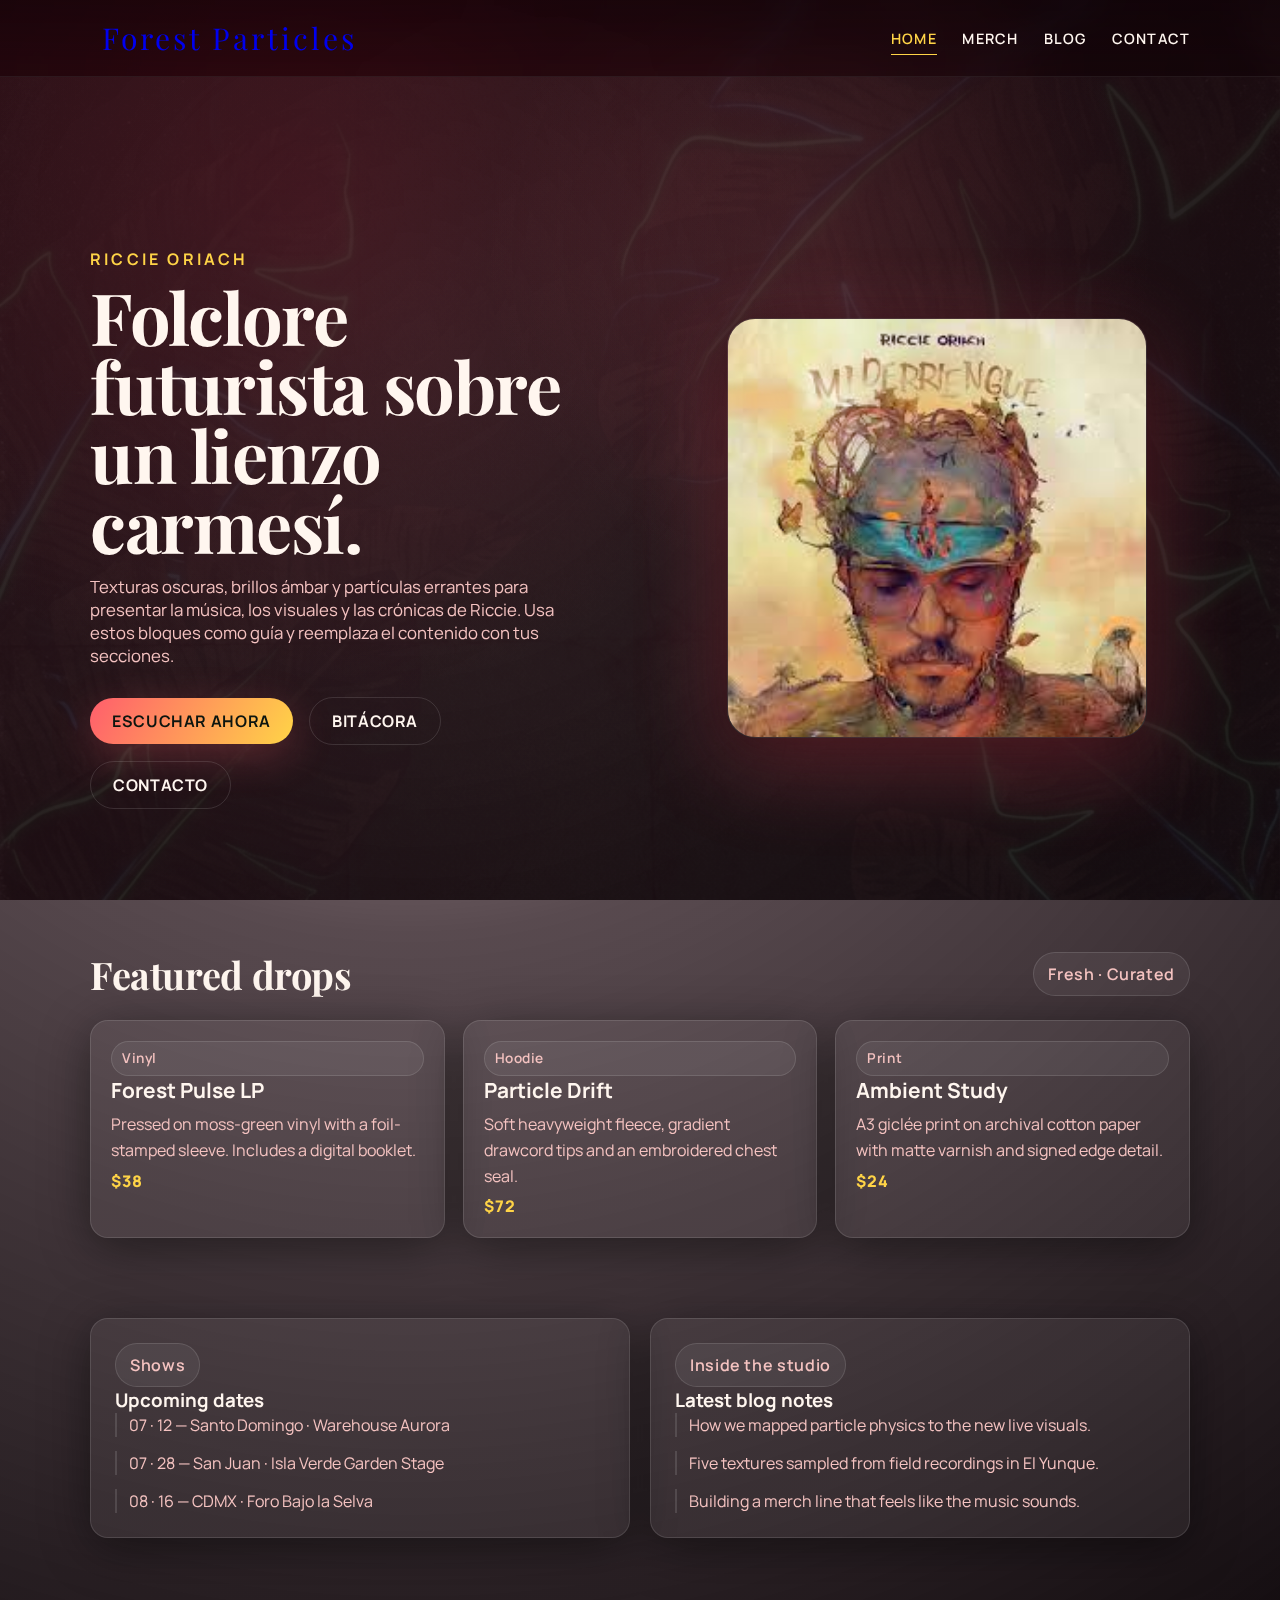
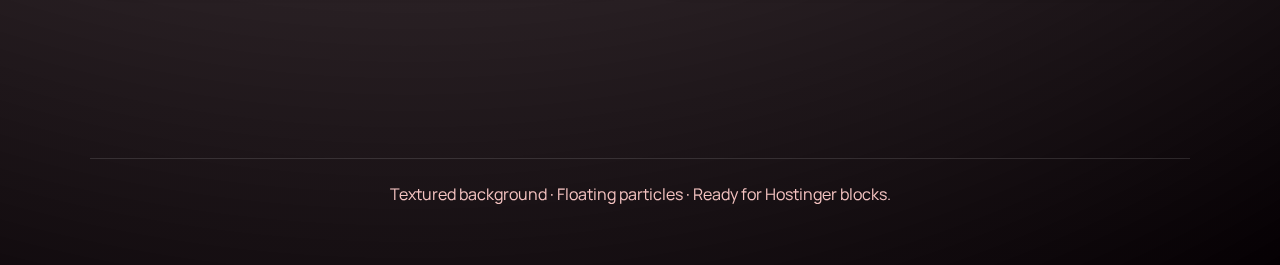
<file: index.html>
<!DOCTYPE html>
<html lang="en">

<head>
    <meta charset="UTF-8">
    <meta name="viewport" content="width=device-width, initial-scale=1.0">
    <title>Forest Particles — Immersive Theme Demo</title>
    <meta name="description" content="Demo theme with textured background and floating particles for Hostinger-powered pages.">
    <link rel="preconnect" href="https://fonts.googleapis.com">
    <link rel="preconnect" href="https://fonts.gstatic.com" crossorigin>
    <link href="https://fonts.googleapis.com/css2?family=Playfair+Display:wght@600;700&family=Manrope:wght@400;600;700&display=swap" rel="stylesheet">
    <link rel="stylesheet" href="style.css">
</head>

<body>
    <div class="noise-overlay"></div>
    <header>
        <div class="wrapper navbar">
            <a class="logo" href="index.html"><span></span>Forest Particles</a>
            <nav>
                <ul class="nav-links">
                    <li><a href="index.html">Home</a></li>
                    <li><a href="merch.html">Merch</a></li>
                    <li><a href="blog.html">Blog</a></li>
                    <li><a href="contact.html">Contact</a></li>
                </ul>
            </nav>
        </div>
    </header>

    <main class="wrapper">
        <section class="hero">
            <div>
                <p class="kicker">Riccie Oriach</p>
                <h1>Folclore futurista sobre un lienzo carmesí.</h1>
                <p class="subtitle">Texturas oscuras, brillos ámbar y partículas errantes para presentar la música, los visuales y las crónicas de Riccie. Usa estos bloques como guía y reemplaza el contenido con tus secciones.</p>
                <div class="actions">
                    <a class="btn primary" href="music.html">Escuchar ahora</a>
                    <a class="btn" href="blog.html">Bitácora</a>
                    <a class="btn" href="contact.html">Contacto</a>
                </div>
            </div>
            <div class="hero-visual">
                <img src="assets/hero.png" alt="Portada de Riccie Oriach">
            </div>
        </section>

        <section class="section">
            <div class="section-header">
                <h2 class="section-title">Featured drops</h2>
                <span class="pill">Fresh · Curated</span>
            </div>
            <div class="cards-grid">
                <article class="card">
                    <p class="tag">Vinyl</p>
                    <h3>Forest Pulse LP</h3>
                    <p>Pressed on moss-green vinyl with a foil-stamped sleeve. Includes a digital booklet.</p>
                    <div class="price">$38</div>
                </article>
                <article class="card">
                    <p class="tag">Hoodie</p>
                    <h3>Particle Drift</h3>
                    <p>Soft heavyweight fleece, gradient drawcord tips and an embroidered chest seal.</p>
                    <div class="price">$72</div>
                </article>
                <article class="card">
                    <p class="tag">Print</p>
                    <h3>Ambient Study</h3>
                    <p>A3 giclée print on archival cotton paper with matte varnish and signed edge detail.</p>
                    <div class="price">$24</div>
                </article>
            </div>
        </section>

        <section class="section split">
            <div class="panel">
                <div class="pill">Shows</div>
                <h3>Upcoming dates</h3>
                <ul class="list">
                    <li>07 · 12 — Santo Domingo · Warehouse Aurora</li>
                    <li>07 · 28 — San Juan · Isla Verde Garden Stage</li>
                    <li>08 · 16 — CDMX · Foro Bajo la Selva</li>
                </ul>
            </div>
            <div class="panel">
                <div class="pill">Inside the studio</div>
                <h3>Latest blog notes</h3>
                <ul class="list">
                    <li>How we mapped particle physics to the new live visuals.</li>
                    <li>Five textures sampled from field recordings in El Yunque.</li>
                    <li>Building a merch line that feels like the music sounds.</li>
                </ul>
            </div>
        </section>
    </main>

    <footer class="wrapper footer">
        Textured background · Floating particles · Ready for Hostinger blocks.
    </footer>

    <script src="script.js"></script>
</body>

</html>
</file>
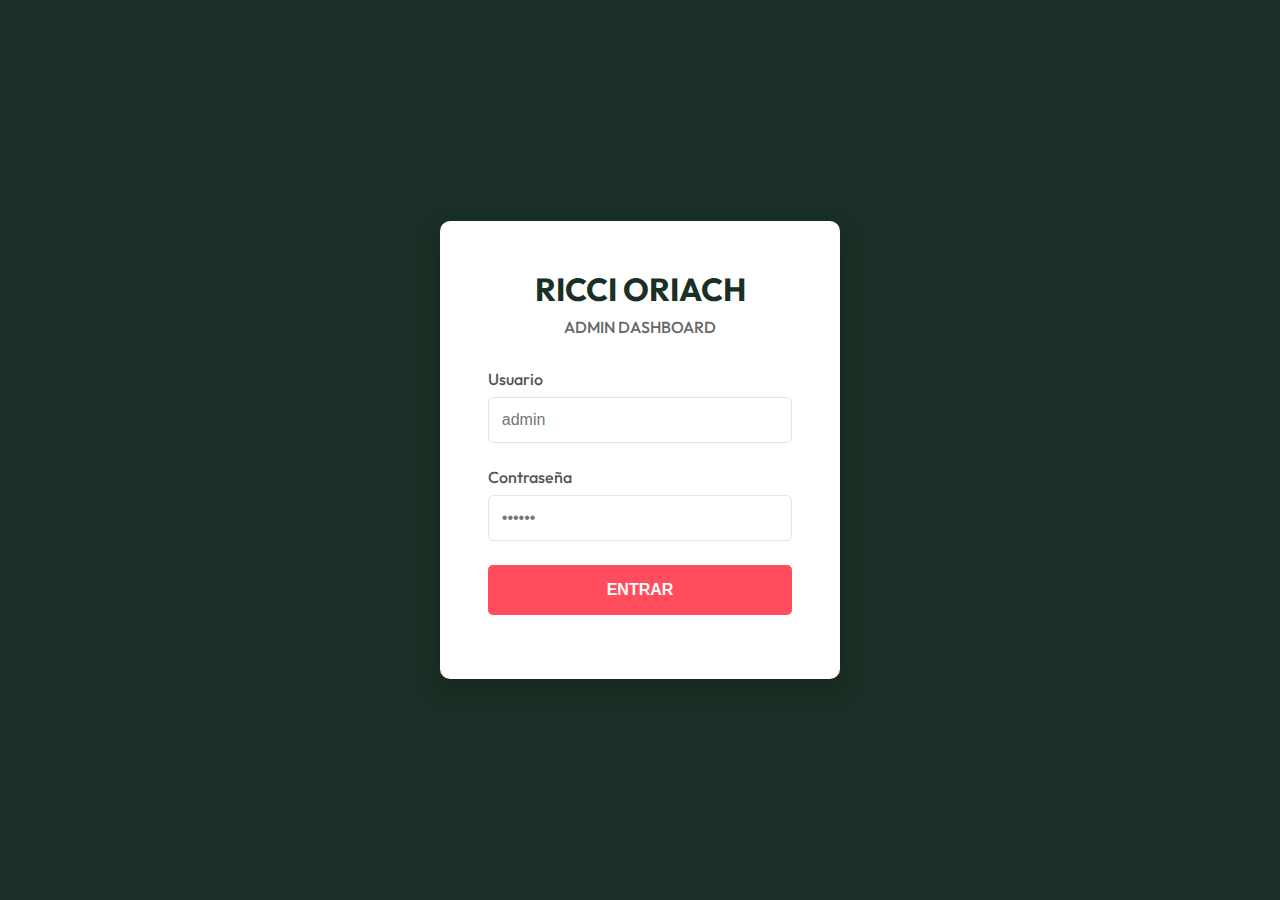
<file: admin/index.html>
<!DOCTYPE html>
<html lang="es">

<head>
    <meta charset="UTF-8">
    <meta name="viewport" content="width=device-width, initial-scale=1.0">
    <title>Ricci Oriach | Admin Login</title>
    <link href="https://fonts.googleapis.com/css2?family=Outfit:wght@300;500;700&display=swap" rel="stylesheet">
    <link rel="stylesheet" href="admin.css">
</head>

<body class="login-body">
    <div class="login-container">
        <div class="login-header">
            <h1>RICCI ORIACH</h1>
            <p>ADMIN DASHBOARD</p>
        </div>
        <form id="login-form">
            <div class="form-group">
                <label for="username">Usuario</label>
                <input type="text" id="username" placeholder="admin" required>
            </div>
            <div class="form-group">
                <label for="password">Contraseña</label>
                <input type="password" id="password" placeholder="••••••" required>
            </div>
            <button type="submit" class="login-btn">ENTRAR</button>
            <p id="error-msg" class="error-msg"></p>
        </form>
    </div>
    <script src="admin.js"></script>
</body>

</html>
</file>
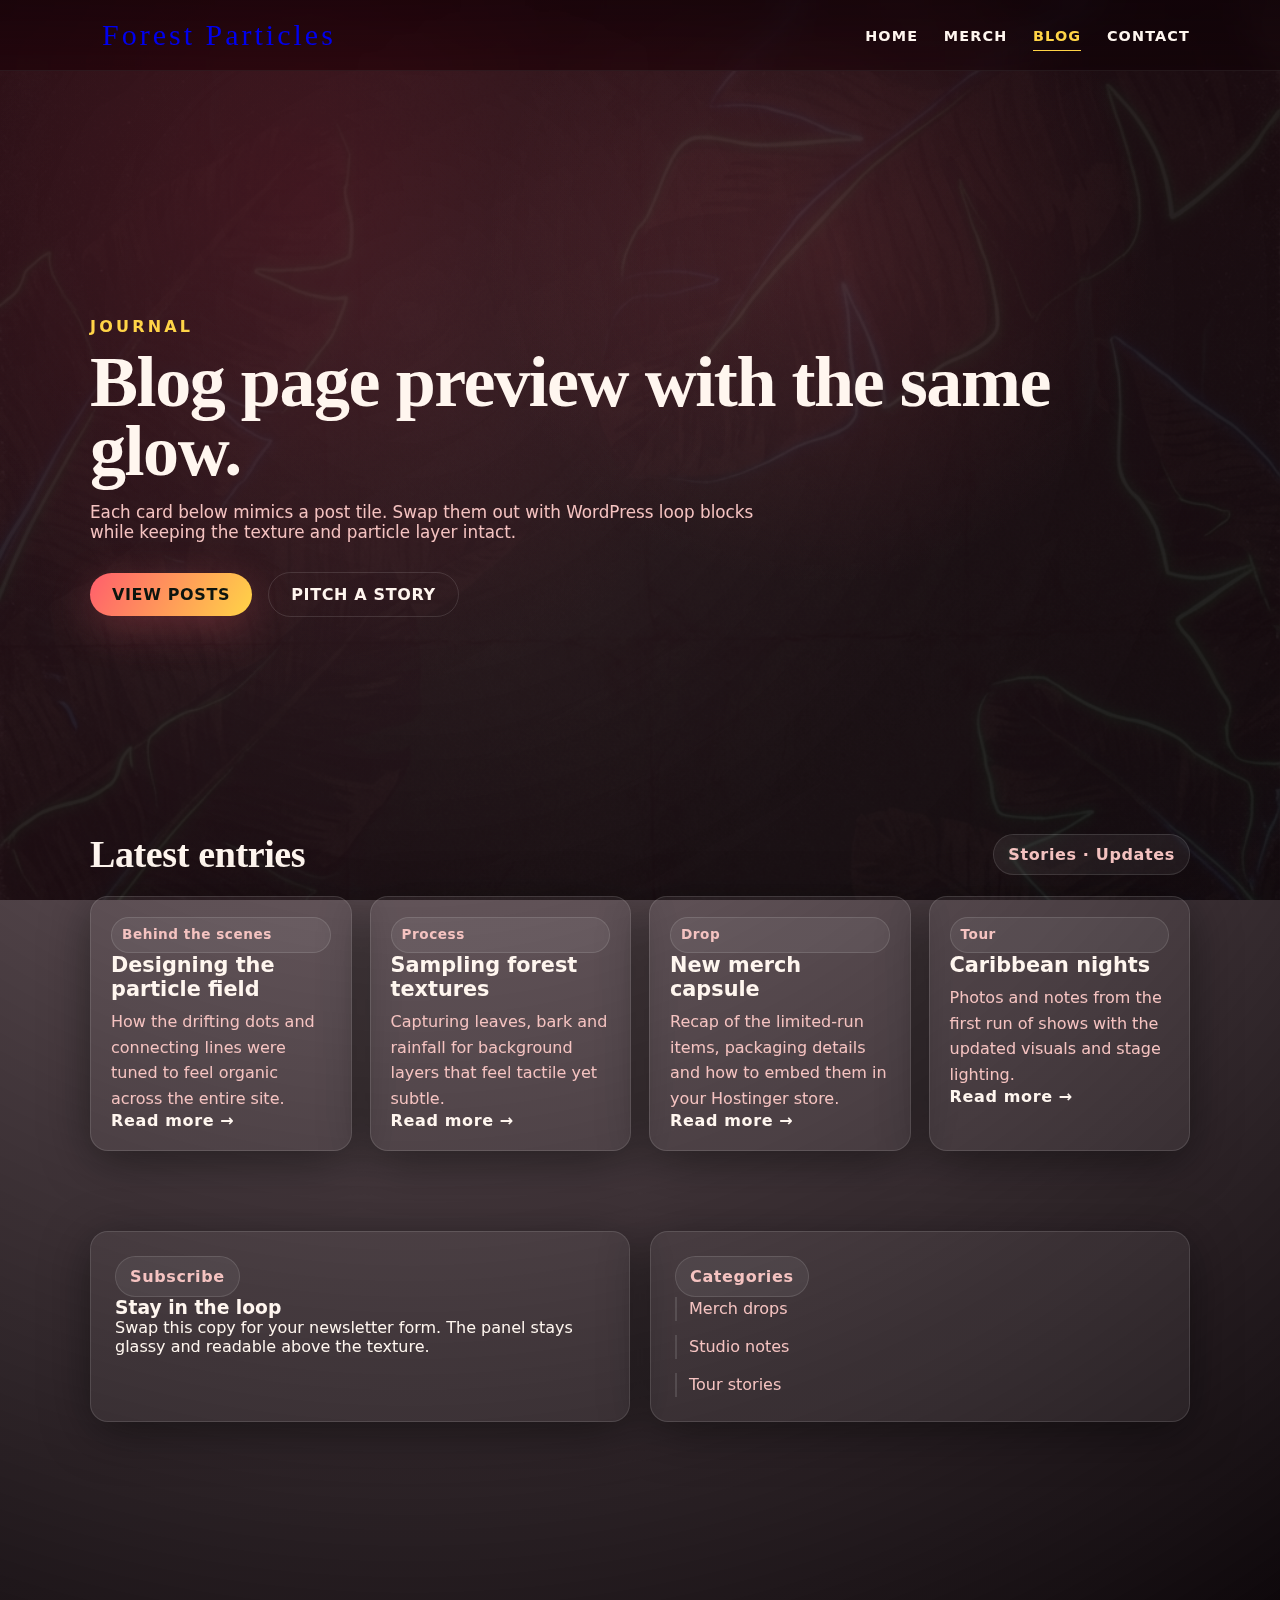
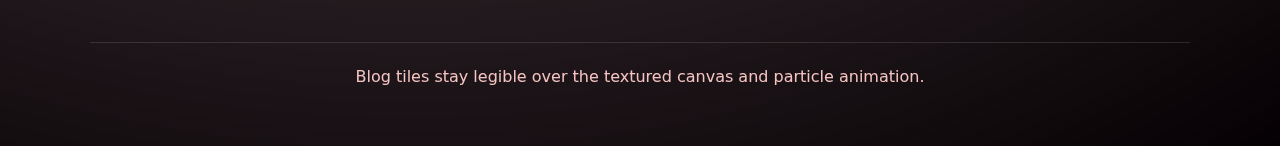
<file: blog.html>
<!DOCTYPE html>
<html lang="en">

<head>
    <meta charset="UTF-8">
    <meta name="viewport" content="width=device-width, initial-scale=1.0">
    <title>Forest Particles — Blog Layout</title>
    <meta name="description" content="Sample blog layout over the textured particle background.">
    <link rel="preconnect" href="https://fonts.googleapis.com">
    <link rel="preconnect" href="https://fonts.gstatic.com" crossorigin>
    <link href="https://fonts.googleapis.com/css2?family=Abril+Fatface&family=Outfit:wght@400;600;700&display=swap" rel="stylesheet">
    <link rel="stylesheet" href="style.css">
</head>

<body>
    <div class="noise-overlay"></div>
    <header>
        <div class="wrapper navbar">
            <a class="logo" href="index.html"><span></span>Forest Particles</a>
            <nav>
                <ul class="nav-links">
                    <li><a href="index.html">Home</a></li>
                    <li><a href="merch.html">Merch</a></li>
                    <li><a href="blog.html">Blog</a></li>
                    <li><a href="contact.html">Contact</a></li>
                </ul>
            </nav>
        </div>
    </header>

    <main class="wrapper">
        <section class="hero">
            <div>
                <p class="kicker">Journal</p>
                <h1>Blog page preview with the same glow.</h1>
                <p class="subtitle">Each card below mimics a post tile. Swap them out with WordPress loop blocks while keeping the
                    texture and particle layer intact.</p>
                <div class="actions">
                    <a class="btn primary" href="#posts">View posts</a>
                    <a class="btn" href="contact.html">Pitch a story</a>
                </div>
            </div>
        </section>

        <section id="posts" class="section">
            <div class="section-header">
                <h2 class="section-title">Latest entries</h2>
                <span class="pill">Stories · Updates</span>
            </div>
            <div class="cards-grid">
                <article class="card">
                    <p class="tag">Behind the scenes</p>
                    <h3>Designing the particle field</h3>
                    <p>How the drifting dots and connecting lines were tuned to feel organic across the entire site.</p>
                    <a class="link-row" href="#">Read more →</a>
                </article>
                <article class="card">
                    <p class="tag">Process</p>
                    <h3>Sampling forest textures</h3>
                    <p>Capturing leaves, bark and rainfall for background layers that feel tactile yet subtle.</p>
                    <a class="link-row" href="#">Read more →</a>
                </article>
                <article class="card">
                    <p class="tag">Drop</p>
                    <h3>New merch capsule</h3>
                    <p>Recap of the limited-run items, packaging details and how to embed them in your Hostinger store.</p>
                    <a class="link-row" href="#">Read more →</a>
                </article>
                <article class="card">
                    <p class="tag">Tour</p>
                    <h3>Caribbean nights</h3>
                    <p>Photos and notes from the first run of shows with the updated visuals and stage lighting.</p>
                    <a class="link-row" href="#">Read more →</a>
                </article>
            </div>
        </section>

        <section class="section split">
            <div class="panel">
                <div class="pill">Subscribe</div>
                <h3>Stay in the loop</h3>
                <p class="subtitle">Swap this copy for your newsletter form. The panel stays glassy and readable above the texture.</p>
            </div>
            <div class="panel">
                <div class="pill">Categories</div>
                <ul class="list">
                    <li>Merch drops</li>
                    <li>Studio notes</li>
                    <li>Tour stories</li>
                </ul>
            </div>
        </section>
    </main>

    <footer class="wrapper footer">
        Blog tiles stay legible over the textured canvas and particle animation.
    </footer>

    <script src="script.js"></script>
</body>

</html>
</file>
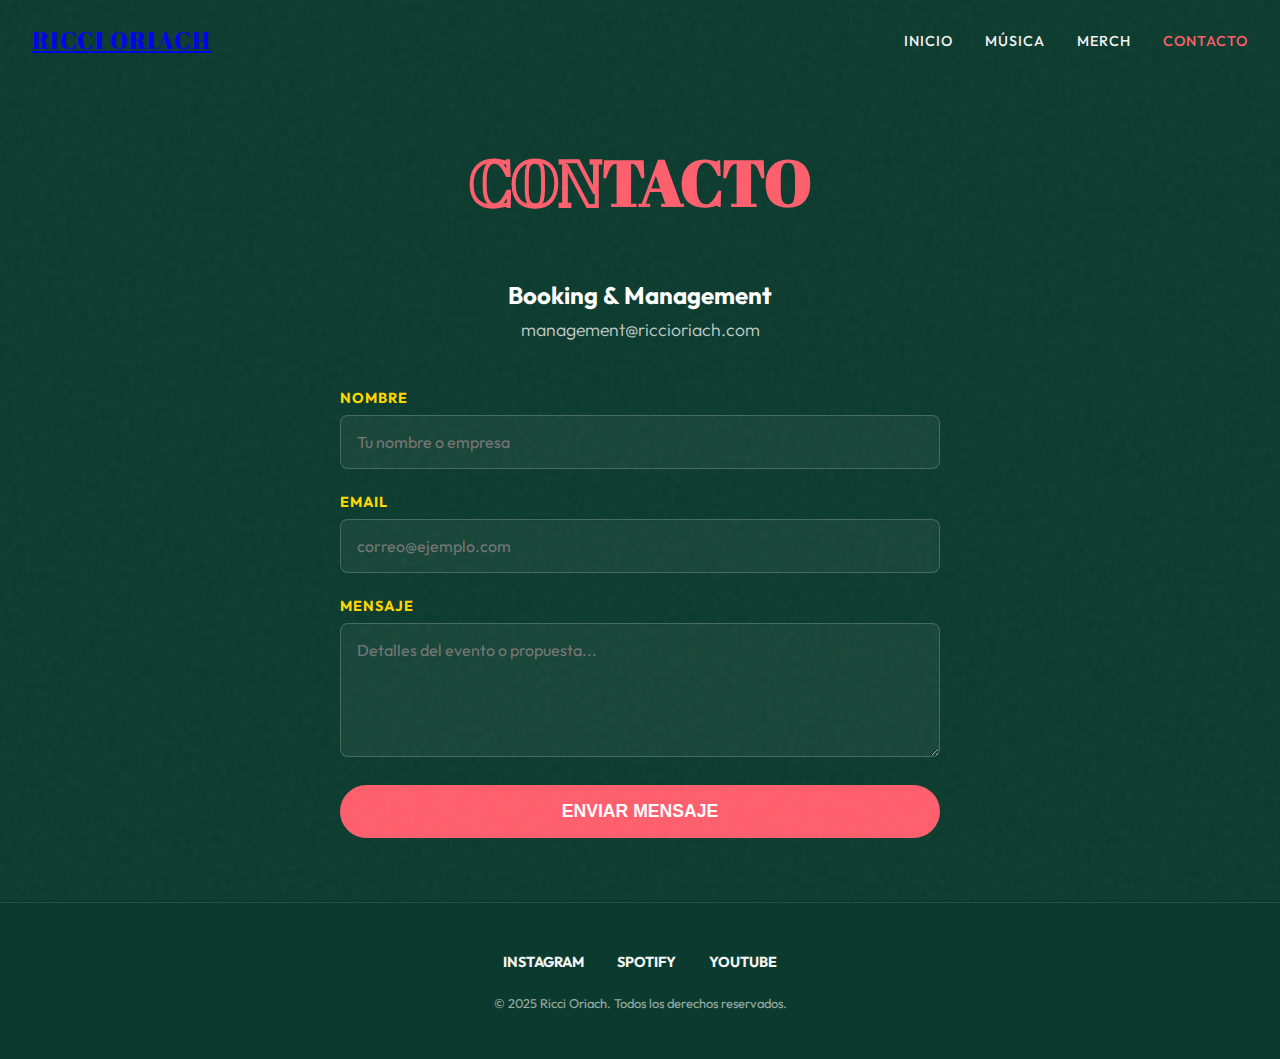
<file: contact.html>
<!DOCTYPE html>
<html lang="es">

<head>
    <meta charset="UTF-8">
    <meta name="viewport" content="width=device-width, initial-scale=1.0">
    <title>Ricci Oriach | Contacto</title>
    <meta name="description" content="Contacta con el equipo de Ricci Oriach. Booking y Management.">

    <!-- Google Fonts -->
    <link rel="preconnect" href="https://fonts.googleapis.com">
    <link rel="preconnect" href="https://fonts.gstatic.com" crossorigin>
    <link href="https://fonts.googleapis.com/css2?family=Abril+Fatface&family=Outfit:wght@300;500;700&display=swap"
        rel="stylesheet">

    <style>
        /* --- VARIABLES DE COLOR (Vibe Ricci Oriach) --- */
        :root {
            --color-bg: #0B3B2E;
            /* Verde Monte Oscuro */
            --color-text: #F4F4F4;
            /* Blanco Hueso */
            --color-accent: #FF5E6C;
            /* Rosa Guayaba */
            --color-secondary: #FFD700;
            /* Amarillo Sol */
        }

        /* --- ESTILOS GENERALES --- */
        * {
            box-sizing: border-box;
            margin: 0;
            padding: 0;
        }

        body {
            background-color: var(--color-bg);
            color: var(--color-text);
            font-family: 'Outfit', sans-serif;
            overflow-x: hidden;
        }

        /* Efecto de Grano (Noise Overlay) */
        .noise-overlay {
            position: fixed;
            top: 0;
            left: 0;
            width: 100%;
            height: 100%;
            pointer-events: none;
            z-index: 999;
            opacity: 0.05;
            background-image: url("data:image/svg+xml,%3Csvg viewBox='0 0 200 200' xmlns='http://www.w3.org/2000/svg'%3E%3Cfilter id='noiseFilter'%3E%3CfeTurbulence type='fractalNoise' baseFrequency='0.65' numOctaves='3' stitchTiles='stitch'/%3E%3C/filter%3E%3Crect width='100%25' height='100%25' filter='url(%23noiseFilter)'/%3E%3C/svg%3E");
        }

        /* --- NAVBAR (Del código nuevo) --- */
        .navbar {
            display: flex;
            justify-content: space-between;
            align-items: center;
            padding: 1.5rem 2rem;
            position: absolute;
            /* Flotante sobre el contenido */
            top: 0;
            left: 0;
            width: 100%;
            z-index: 100;
        }

        .logo a {
            font-family: 'Abril Fatface', cursive;
            font-size: 1.5rem;
            letter-spacing: 1px;
            text-transform: uppercase;
        }

        .nav-links {
            list-style: none;
            display: flex;
            gap: 2rem;
        }

        .nav-links li a {
            text-decoration: none;
            color: var(--color-text);
            font-weight: 500;
            text-transform: uppercase;
            font-size: 0.9rem;
            letter-spacing: 1px;
            transition: color 0.3s ease;
        }

        .nav-links li a:hover {
            color: var(--color-accent);
        }

        /* Menú Hamburguesa (Visual) */
        .hamburger {
            display: none;
            flex-direction: column;
            cursor: pointer;
            gap: 5px;
        }

        .hamburger span {
            width: 25px;
            height: 3px;
            background-color: var(--color-text);
        }

        /* --- SECCIÓN DE CONTACTO --- */
        .contact-hero {
            padding-top: 150px;
            /* Espacio para que no choque con el navbar */
            padding-bottom: 50px;
            text-align: center;
        }

        h1 {
            font-family: 'Abril Fatface', cursive;
            font-size: 4rem;
            margin-bottom: 1rem;
            text-transform: uppercase;
            line-height: 1;
        }

        .outline-text {
            -webkit-text-stroke: 2px var(--color-accent);
            color: transparent;
        }

        .filled-text {
            color: var(--color-accent);
        }

        .tour-section {
            padding: 0 1rem 4rem 1rem;
        }

        /* Estilos del Formulario */
        form {
            max-width: 600px;
            margin: 0 auto;
            text-align: left;
        }

        label {
            display: block;
            margin-bottom: 0.5rem;
            font-weight: 700;
            font-size: 0.9rem;
            letter-spacing: 1px;
            color: var(--color-secondary);
            /* Amarillo para resaltar labels */
        }

        input,
        textarea {
            width: 100%;
            padding: 1rem;
            margin-bottom: 1.5rem;
            background: rgba(255, 255, 255, 0.05);
            border: 1px solid rgba(255, 255, 255, 0.2);
            color: white;
            border-radius: 8px;
            font-family: 'Outfit', sans-serif;
            font-size: 1rem;
            transition: all 0.3s ease;
        }

        input:focus,
        textarea:focus {
            outline: none;
            border-color: var(--color-accent);
            background: rgba(255, 255, 255, 0.1);
        }

        .cta-button {
            width: 100%;
            padding: 1rem;
            background-color: var(--color-accent);
            color: white;
            border: none;
            border-radius: 50px;
            font-weight: 700;
            font-size: 1.1rem;
            cursor: pointer;
            transition: transform 0.2s, box-shadow 0.2s;
        }

        .cta-button:hover {
            transform: scale(1.02);
            box-shadow: 0 0 20px rgba(255, 94, 108, 0.4);
        }

        /* --- FOOTER --- */
        footer {
            text-align: center;
            padding: 3rem 1rem;
            border-top: 1px solid rgba(255, 255, 255, 0.1);
            margin-top: auto;
        }

        .social-links {
            margin-bottom: 1.5rem;
        }

        .social-links a {
            color: var(--color-text);
            margin: 0 15px;
            text-decoration: none;
            font-weight: 700;
            text-transform: uppercase;
            font-size: 0.9rem;
            transition: color 0.3s;
        }

        .social-links a:hover {
            color: var(--color-secondary);
        }

        /* --- RESPONSIVE --- */
        @media (max-width: 768px) {
            .nav-links {
                display: none;
                /* Aquí iría la lógica de JS para abrir menú */
            }

            .hamburger {
                display: flex;
            }

            h1 {
                font-size: 2.5rem;
            }
        }
    </style>
</head>

<body>
    <div class="noise-overlay"></div>

    <!-- HEADER / NAVBAR (Integrado del código nuevo) -->
    <nav class="navbar">
        <div class="logo">
            <a href="index.html">RICCI ORIACH</a>
        </div>
        <ul class="nav-links">
            <li><a href="index.html">Inicio</a></li>
            <li><a href="music.html">Música</a></li>
            <li><a href="merch.html">Merch</a></li>
            <li><a href="contact.html" style="color: var(--color-accent);">Contacto</a></li>
        </ul>
        <div class="hamburger">
            <span></span>
            <span></span>
            <span></span>
        </div>
    </nav>

    <!-- CONTENIDO DE LA PÁGINA -->
    <div class="contact-hero">
        <h1>
            <span class="outline-text">CON</span><span class="filled-text">TACTO</span>
        </h1>
    </div>

    <section class="tour-section">
        <div class="tour-dates" style="text-align: center;">
            <h2 style="font-size: 1.5rem; margin-bottom: 0.5rem; font-family: 'Outfit', sans-serif; color: white;">
                Booking & Management</h2>
            <p style="font-size: 1.1rem; margin-bottom: 3rem; opacity: 0.8; font-weight: 300;">
                management@riccioriach.com</p>

            <form action="#" method="POST">
                <div>
                    <label for="nombre">NOMBRE</label>
                    <input type="text" id="nombre" required placeholder="Tu nombre o empresa">
                </div>
                <div>
                    <label for="email">EMAIL</label>
                    <input type="email" id="email" required placeholder="correo@ejemplo.com">
                </div>
                <div>
                    <label for="mensaje">MENSAJE</label>
                    <textarea id="mensaje" rows="5" required
                        placeholder="Detalles del evento o propuesta..."></textarea>
                </div>
                <button type="submit" class="cta-button">ENVIAR MENSAJE</button>
            </form>
        </div>
    </section>

    <footer>
        <div class="footer-content">
            <div class="social-links">
                <a href="#">Instagram</a>
                <a href="#">Spotify</a>
                <a href="#">YouTube</a>
            </div>
            <p style="font-size: 0.8rem; opacity: 0.6;">&copy; 2025 Ricci Oriach. Todos los derechos reservados.</p>
        </div>
    </footer>

    <!-- Script simple para el menú hamburguesa en móviles -->
    <script>
        const hamburger = document.querySelector('.hamburger');
        const navLinks = document.querySelector('.nav-links');

        hamburger.addEventListener('click', () => {
            // Simple toggle para mostrar menú en móvil (puedes mejorarlo luego)
            if (navLinks.style.display === 'flex') {
                navLinks.style.display = 'none';
            } else {
                navLinks.style.display = 'flex';
                navLinks.style.flexDirection = 'column';
                navLinks.style.position = 'absolute';
                navLinks.style.top = '70px';
                navLinks.style.right = '20px';
                navLinks.style.backgroundColor = '#0B3B2E';
                navLinks.style.padding = '20px';
                navLinks.style.border = '1px solid #FF5E6C';
                navLinks.style.borderRadius = '10px';
            }
        });
    </script>
</body>

</html>
</file>
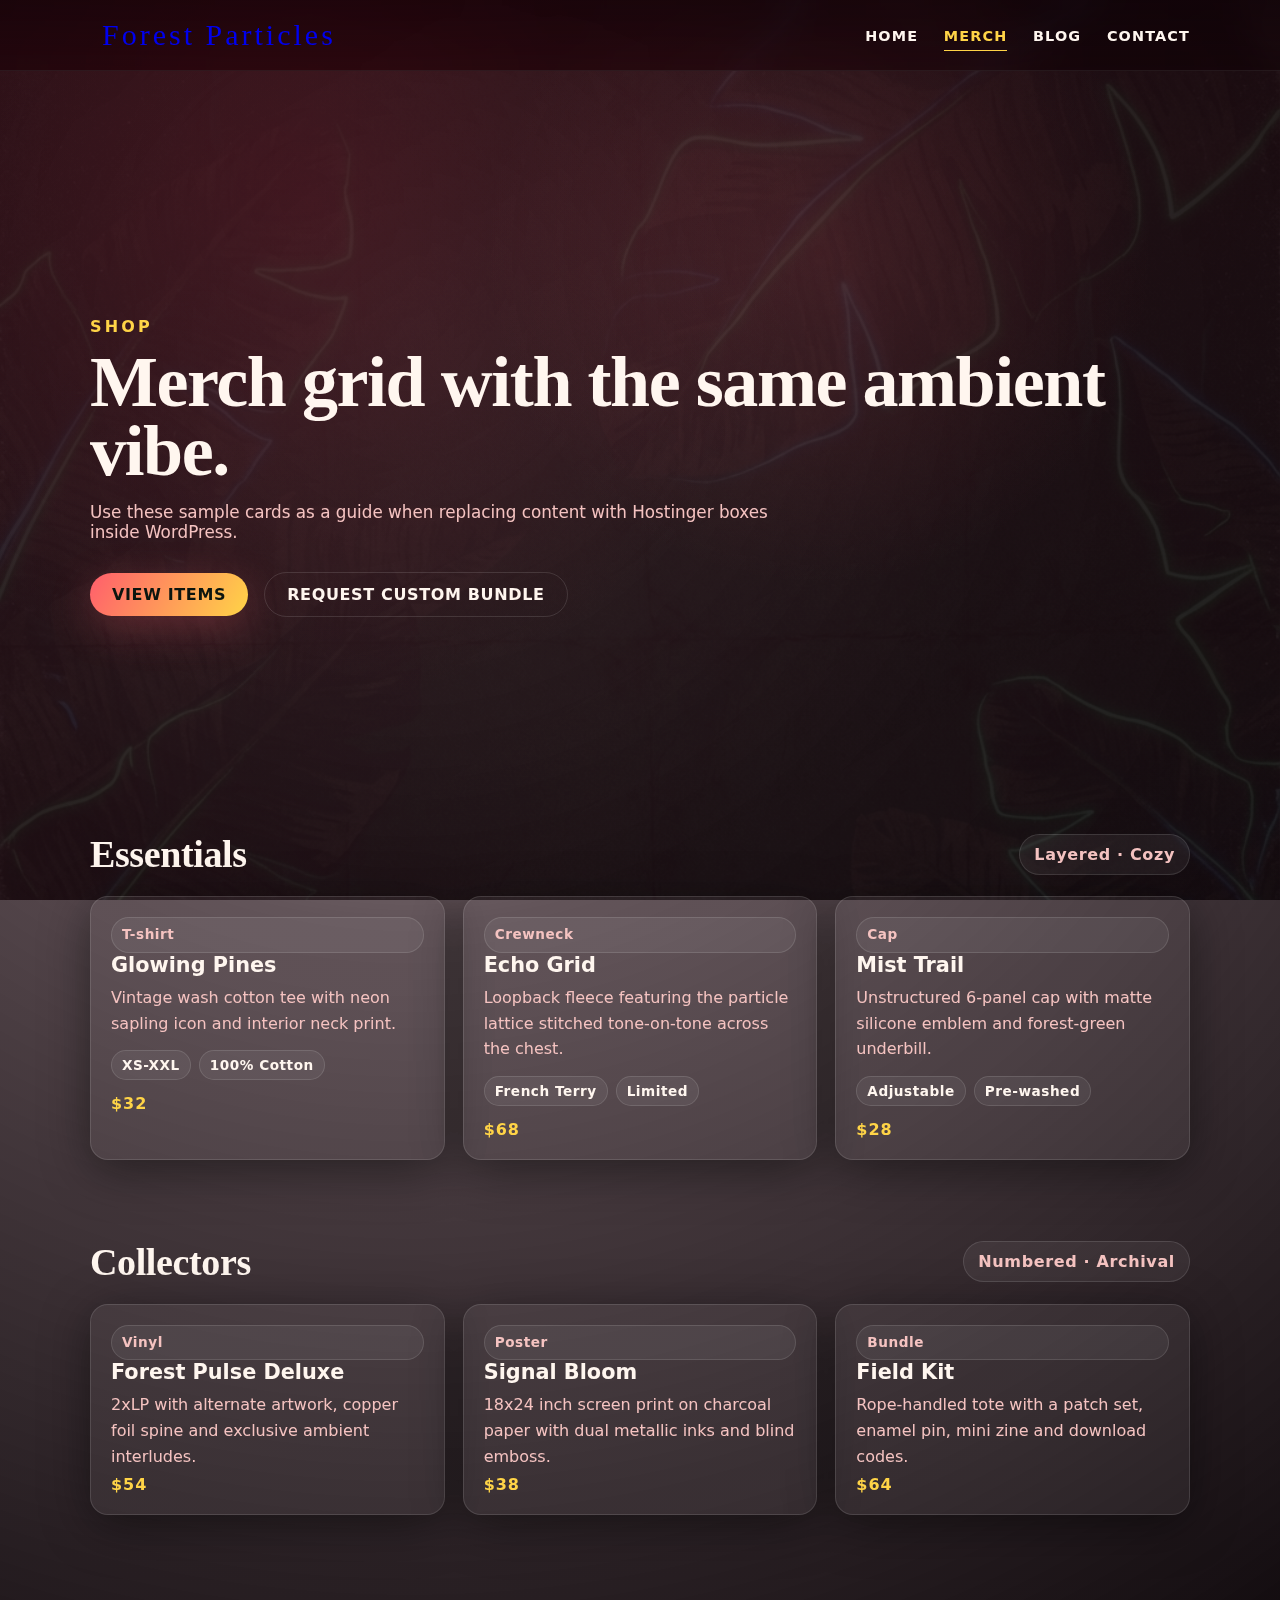
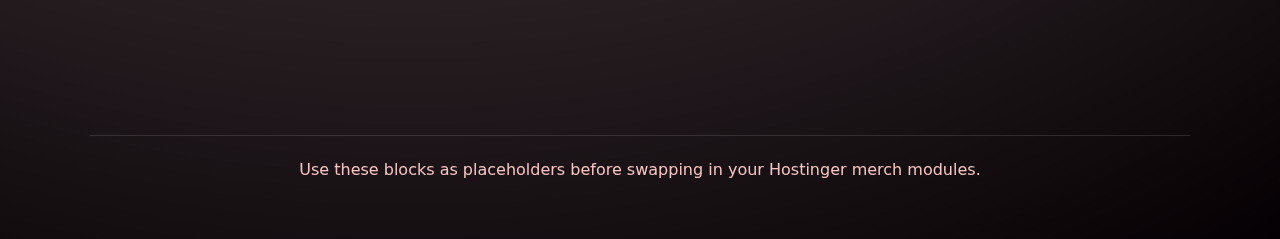
<file: merch.html>
<!DOCTYPE html>
<html lang="en">

<head>
    <meta charset="UTF-8">
    <meta name="viewport" content="width=device-width, initial-scale=1.0">
    <title>Forest Particles — Merch Preview</title>
    <meta name="description" content="Preview of the merch layout using the textured particle theme.">
    <link rel="preconnect" href="https://fonts.googleapis.com">
    <link rel="preconnect" href="https://fonts.gstatic.com" crossorigin>
    <link href="https://fonts.googleapis.com/css2?family=Abril+Fatface&family=Outfit:wght@400;600;700&display=swap" rel="stylesheet">
    <link rel="stylesheet" href="style.css">
</head>

<body>
    <div class="noise-overlay"></div>
    <header>
        <div class="wrapper navbar">
            <a class="logo" href="index.html"><span></span>Forest Particles</a>
            <nav>
                <ul class="nav-links">
                    <li><a href="index.html">Home</a></li>
                    <li><a href="merch.html">Merch</a></li>
                    <li><a href="blog.html">Blog</a></li>
                    <li><a href="contact.html">Contact</a></li>
                </ul>
            </nav>
        </div>
    </header>

    <main class="wrapper">
        <section class="hero">
            <div>
                <p class="kicker">Shop</p>
                <h1>Merch grid with the same ambient vibe.</h1>
                <p class="subtitle">Use these sample cards as a guide when replacing content with Hostinger boxes inside
                    WordPress.</p>
                <div class="actions">
                    <a class="btn primary" href="#tees">View items</a>
                    <a class="btn" href="contact.html">Request custom bundle</a>
                </div>
            </div>
        </section>

        <section id="tees" class="section">
            <div class="section-header">
                <h2 class="section-title">Essentials</h2>
                <span class="pill">Layered · Cozy</span>
            </div>
            <div class="cards-grid">
                <article class="card">
                    <p class="tag">T-shirt</p>
                    <h3>Glowing Pines</h3>
                    <p>Vintage wash cotton tee with neon sapling icon and interior neck print.</p>
                    <div class="tag-row">
                        <span class="tag">XS-XXL</span>
                        <span class="tag">100% Cotton</span>
                    </div>
                    <div class="price">$32</div>
                </article>
                <article class="card">
                    <p class="tag">Crewneck</p>
                    <h3>Echo Grid</h3>
                    <p>Loopback fleece featuring the particle lattice stitched tone-on-tone across the chest.</p>
                    <div class="tag-row">
                        <span class="tag">French Terry</span>
                        <span class="tag">Limited</span>
                    </div>
                    <div class="price">$68</div>
                </article>
                <article class="card">
                    <p class="tag">Cap</p>
                    <h3>Mist Trail</h3>
                    <p>Unstructured 6-panel cap with matte silicone emblem and forest-green underbill.</p>
                    <div class="tag-row">
                        <span class="tag">Adjustable</span>
                        <span class="tag">Pre-washed</span>
                    </div>
                    <div class="price">$28</div>
                </article>
            </div>
        </section>

        <section class="section">
            <div class="section-header">
                <h2 class="section-title">Collectors</h2>
                <span class="pill">Numbered · Archival</span>
            </div>
            <div class="cards-grid">
                <article class="card">
                    <p class="tag">Vinyl</p>
                    <h3>Forest Pulse Deluxe</h3>
                    <p>2xLP with alternate artwork, copper foil spine and exclusive ambient interludes.</p>
                    <div class="price">$54</div>
                </article>
                <article class="card">
                    <p class="tag">Poster</p>
                    <h3>Signal Bloom</h3>
                    <p>18x24 inch screen print on charcoal paper with dual metallic inks and blind emboss.</p>
                    <div class="price">$38</div>
                </article>
                <article class="card">
                    <p class="tag">Bundle</p>
                    <h3>Field Kit</h3>
                    <p>Rope-handled tote with a patch set, enamel pin, mini zine and download codes.</p>
                    <div class="price">$64</div>
                </article>
            </div>
        </section>
    </main>

    <footer class="wrapper footer">
        Use these blocks as placeholders before swapping in your Hostinger merch modules.
    </footer>

    <script src="script.js"></script>
</body>

</html>
</file>
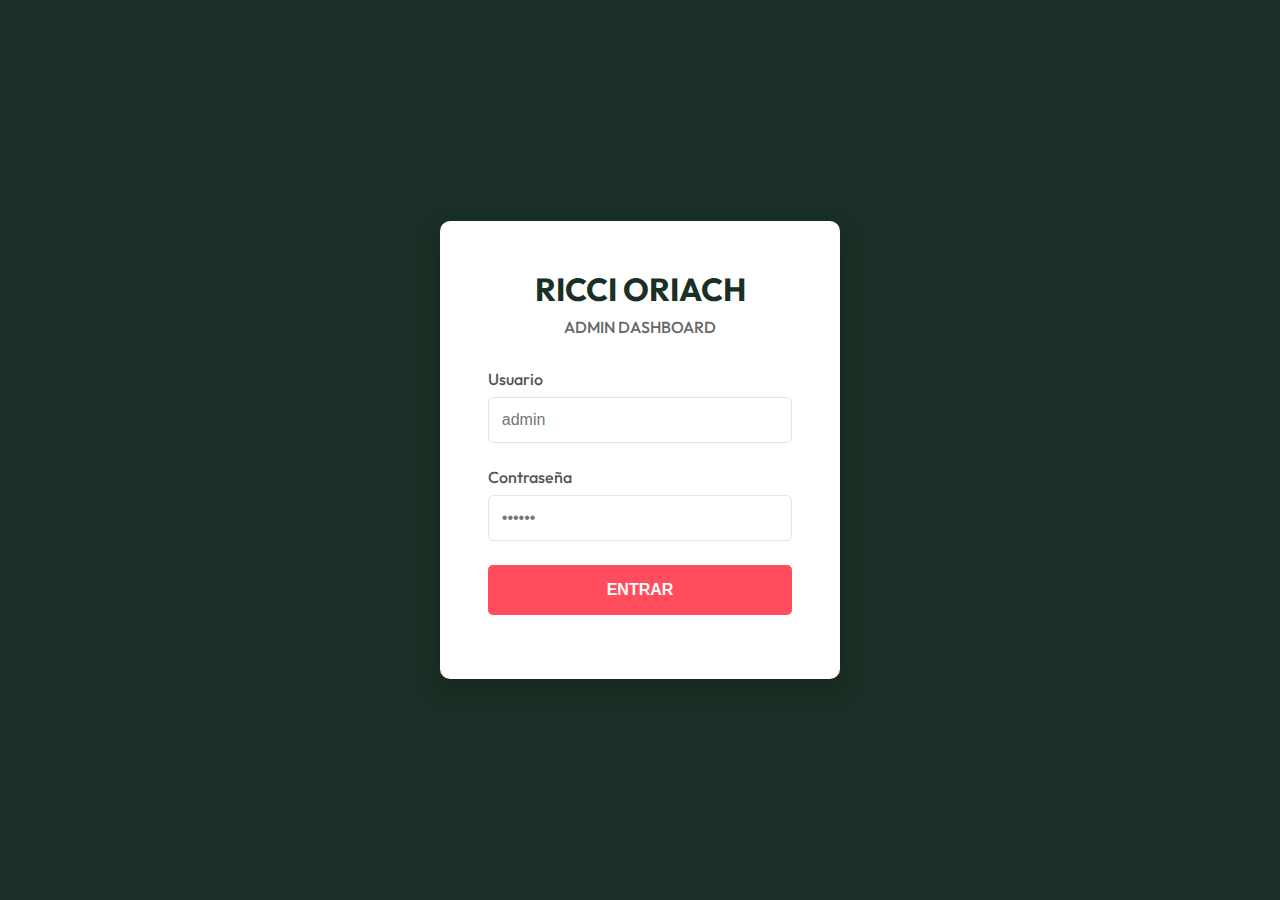
<file: admin/dashboard.html>
<!DOCTYPE html>
<html lang="es">

<head>
    <meta charset="UTF-8">
    <meta name="viewport" content="width=device-width, initial-scale=1.0">
    <title>Ricci Oriach | Dashboard</title>
    <link href="https://fonts.googleapis.com/css2?family=Outfit:wght@300;500;700&display=swap" rel="stylesheet">
    <link rel="stylesheet" href="admin.css">
</head>

<body>
    <div class="admin-container">
        <h1 id="page-title">Resumen</h1>
        <div class="user-info">Admin User</div>
        </header>

        <!-- Overview Section -->
        <section id="overview" class="content-section active">
            <div class="stats-grid">
                <div class="stat-card">
                    <h3>Ventas Totales</h3>
                    <p class="stat-value">$12,450</p>
                    <span class="stat-trend positive">+15% vs mes anterior</span>
                </div>
                <div class="stat-card">
                    <h3>Ordenes</h3>
                    <p class="stat-value">156</p>
                    <span class="stat-trend positive">+8% vs mes anterior</span>
                </div>
                <div class="stat-card">
                    <h3>Visitas</h3>
                    <p class="stat-value">45,200</p>
                    <span class="stat-trend negative">-3% vs mes anterior</span>
                </div>
            </div>

            <div class="charts-container">
                <div class="chart-box">
                    <h3>Ventas Mensuales</h3>
                    <div class="chart-placeholder bar-chart">
                        <!-- CSS Bar Chart Mock -->
                        <div class="bar" style="height: 60%;" title="Ene"></div>
                        <div class="bar" style="height: 80%;" title="Feb"></div>
                        <div class="bar" style="height: 45%;" title="Mar"></div>
                        <div class="bar" style="height: 90%;" title="Abr"></div>
                        <div class="bar" style="height: 70%;" title="May"></div>
                    </div>
                </div>
                <div class="chart-box">
                    <h3>Productos Top</h3>
                    <ul class="top-products-list">
                        <li>1. Camiseta "Maquiné" - 45 ventas</li>
                        <li>2. Vinilo "Mi Derriengue" - 32 ventas</li>
                        <li>3. Gorra "La Guayaba" - 28 ventas</li>
                    </ul>
                </div>
            </div>

            <div class="actions-bar">
                <button id="export-report-btn" class="action-btn">Descargar Reporte Mensual (.csv)</button>
            </div>
        </section>

        <!-- Products Section -->
        <section id="products" class="content-section">
            <div class="section-header">
                <h2>Inventario</h2>
                <button class="action-btn primary">Nuevo Producto</button>
            </div>
            <table class="data-table">
                <thead>
                    <tr>
                        <th>ID</th>
                        <th>Producto</th>
                        <th>Precio</th>
                        <th>Stock</th>
                        <th>Acciones</th>
                        <!DOCTYPE html>
                        <html lang="es">

                        <head>
                            <meta charset="UTF-8">
                            <meta name="viewport" content="width=device-width, initial-scale=1.0">
                            <title>Ricci Oriach | Dashboard</title>
                            <link href="https://fonts.googleapis.com/css2?family=Outfit:wght@300;500;700&display=swap"
                                rel="stylesheet">
                            <link rel="stylesheet" href="admin.css">
                        </head>

                        <body>
                            <div class="admin-container">
                                <h1 id="page-title">Resumen</h1>
                                <div class="user-info">Admin User</div>
                                </header>

                                <!-- Overview Section -->
                                <section id="overview" class="content-section active">
                                    <div class="stats-grid">
                                        <div class="stat-card">
                                            <h3>Ventas Totales</h3>
                                            <p class="stat-value">$12,450</p>
                                            <span class="stat-trend positive">+15% vs mes anterior</span>
                                        </div>
                                        <div class="stat-card">
                                            <h3>Ordenes</h3>
                                            <p class="stat-value">156</p>
                                            <span class="stat-trend positive">+8% vs mes anterior</span>
                                        </div>
                                        <div class="stat-card">
                                            <h3>Visitas</h3>
                                            <p class="stat-value">45,200</p>
                                            <span class="stat-trend negative">-3% vs mes anterior</span>
                                        </div>
                                    </div>

                                    <div class="charts-container">
                                        <div class="chart-box">
                                            <h3>Ventas Mensuales</h3>
                                            <div class="chart-placeholder bar-chart">
                                                <!-- CSS Bar Chart Mock -->
                                                <div class="bar" style="height: 60%;" title="Ene"></div>
                                                <div class="bar" style="height: 80%;" title="Feb"></div>
                                                <div class="bar" style="height: 45%;" title="Mar"></div>
                                                <div class="bar" style="height: 90%;" title="Abr"></div>
                                                <div class="bar" style="height: 70%;" title="May"></div>
                                            </div>
                                        </div>
                                        <div class="chart-box">
                                            <h3>Productos Top</h3>
                                            <ul class="top-products-list">
                                                <li>1. Camiseta "Maquiné" - 45 ventas</li>
                                                <li>2. Vinilo "Mi Derriengue" - 32 ventas</li>
                                                <li>3. Gorra "La Guayaba" - 28 ventas</li>
                                            </ul>
                                        </div>
                                    </div>

                                    <div class="actions-bar">
                                        <button id="export-report-btn" class="action-btn">Descargar Reporte Mensual
                                            (.csv)</button>
                                    </div>
                                </section>

                                <!-- Products Section -->
                                <section id="products" class="content-section">
                                    <div class="section-header">
                                        <h2>Inventario</h2>
                                        <button class="action-btn primary">Nuevo Producto</button>
                                    </div>
                                    <table class="data-table">
                                        <thead>
                                            <tr>
                                                <th>ID</th>
                                                <th>Producto</th>
                                                <th>Precio</th>
                                                <th>Stock</th>
                                                <th>Acciones</th>
                                            </tr>
                                        </thead>
                                        <tbody id="products-table-body">
                                            <!-- Populated by JS -->
                                        </tbody>
                                    </table>
                                    <!-- Music Section -->
                                    <section id="music" class="content-section">
                                        <div class="section-header">
                                            <h2>Gestión de Música</h2>
                                            <button class="action-btn primary"
                                                onclick="document.getElementById('add-music-modal').style.display='block'">Nueva
                                                Canción/Album</button>
                                        </div>
                                        <table class="data-table">
                                            <thead>
                                                <tr>
                                                    <th>Título</th>
                                                    <th>Tipo</th>
                                                    <th>Año</th>
                                                    <th>Acciones</th>
                                                </tr>
                                            </thead>
                                            <tbody id="music-table-body">
                                                <!-- Populated by JS -->
                                            </tbody>
                                        </table>

                                        <!-- Simple Modal for Adding Music -->
                                        <div id="add-music-modal"
                                            style="display:none; position:fixed; top:0; left:0; width:100%; height:100%; background:rgba(0,0,0,0.5); z-index:1000;">
                                            <div
                                                style="background:white; width:400px; margin:100px auto; padding:2rem; border-radius:8px;">
                                                <h3>Agregar Música</h3>
                                                <form id="add-music-form">
                                                    <div class="form-group">
                                                        <label>Título</label>
                                                        <input type="text" id="music-title" required>
                                                    </div>
                                                    <div class="form-group">
                                                        <label>Tipo (Album/EP/Single)</label>
                                                        <select id="music-type" style="width:100%; padding:0.5rem;">
                                                            <option value="Album">Album</option>
                                                            <option value="EP">EP</option>
                                                            <option value="Single">Single</option>
                                                        </select>
                                                    </div>
                                                    <div class="form-group">
                                                        <label>Año</label>
                                                        <input type="number" id="music-year" value="2025" required>
                                                    </div>
                                                    <div class="form-group">
                                                        <label>Link</label>
                                                        <input type="text" id="music-link"
                                                            placeholder="https://spotify.com/..." required>
                                                    </div>
                                                    <div style="margin-top:1rem; text-align:right;">
                                                        <button type="button" class="action-btn"
                                                            onclick="document.getElementById('add-music-modal').style.display='none'">Cancelar</button>
                                                        <button type="submit"
                                                            class="action-btn primary">Guardar</button>
                                                    </div>
                                                </form>
                                            </div>
                                        </div>
                                    </section>
                                    </main>
                            </div>
                            <script src="admin.js"></script>
                        </body>

                        </html>
</file>
<file: style.css>
/*
Theme Name: Forest Particles
Description: Textured Hostinger-ready theme with floating particles and sample layouts for home, merch, blog, and contact pages.
Author: Forest Particles
Version: 1.0.0
*/

:root {
    --color-deep: #070104;
    --color-forest: #0f0207;
    --color-leaf: #6f0f20;
    --color-accent: #ff5e6c; /* Guava Pink */
    --color-amber: #ffd447; /* Sun Yellow */
    --color-turquoise: #2ad1d1; /* Turquoise accent */
    --color-text: #fff6ef;
    --color-muted: #f5c3c1;
    --card: rgba(255, 255, 255, 0.06);
    --stroke: rgba(255, 255, 255, 0.12);
    --shadow: 0 10px 50px rgba(0, 0, 0, 0.48);
    --radius: 18px;
    --spacing: clamp(18px, 2vw, 26px);
}

* {
    box-sizing: border-box;
    margin: 0;
    padding: 0;
}

body {
    font-family: 'Manrope', system-ui, -apple-system, sans-serif;
    background: radial-gradient(circle at 32% 18%, rgba(111, 15, 32, 0.28) 0%, rgba(24, 4, 11, 0.72) 34%, #050003 100%);
    color: var(--color-text);
    min-height: 100vh;
    overflow-x: hidden;
    position: relative;
}

body::before {
    content: "";
    position: fixed;
    inset: 0;
    background-image: url('assets/texture.png');
    background-size: cover;
    opacity: 0.36;
    z-index: -3;
    pointer-events: none;
}

body::after {
    content: "";
    position: fixed;
    inset: 0;
    background: radial-gradient(circle at 64% 28%, rgba(255, 94, 108, 0.12), rgba(255, 94, 108, 0) 32%),
        radial-gradient(circle at 24% 22%, rgba(111, 15, 32, 0.28), rgba(111, 15, 32, 0) 42%),
        linear-gradient(150deg, rgba(30, 3, 10, 0.78), rgba(11, 1, 6, 0.72));
    z-index: -2;
    pointer-events: none;
}

.particle-canvas {
    position: fixed;
    inset: 0;
    width: 100%;
    height: 100%;
    z-index: 0;
    pointer-events: none;
    mix-blend-mode: screen;
    opacity: 0.82;
}

.noise-overlay {
    position: fixed;
    inset: 0;
    background: url('[data-uri]');
    pointer-events: none;
    z-index: 5;
    opacity: 0.4;
}

.wrapper {
    width: min(1100px, 92vw);
    margin: 0 auto;
    padding: calc(var(--spacing) * 2) 0 120px;
}

header {
    position: sticky;
    top: 0;
    z-index: 10;
    background: linear-gradient(to bottom, rgba(12, 2, 7, 0.38), rgba(12, 2, 7, 0.08));
    backdrop-filter: blur(14px);
    border-bottom: 1px solid rgba(255, 255, 255, 0.08);
}

.navbar {
    display: flex;
    align-items: center;
    justify-content: space-between;
    padding: 18px 0;
    gap: 20px;
}

.logo {
    font-family: 'Playfair Display', 'DM Serif Display', serif;
    font-size: clamp(24px, 3vw, 30px);
    letter-spacing: 0.1em;
    text-decoration: none;
    display: inline-flex;
    align-items: center;
    gap: 12px;
}

.logo-mark {
    width: 14px;
    height: 14px;
    background: radial-gradient(circle at 30% 30%, #ffd447 0%, #ff5e6c 40%, #b50c2c 100%);
    border-radius: 50%;
    box-shadow: 0 0 12px rgba(255, 94, 108, 0.7), 0 0 28px rgba(255, 94, 108, 0.45);
}

.logo-text {
    background: linear-gradient(120deg, #ffb1bc, var(--color-accent) 55%, #ff7a88 100%);
    -webkit-background-clip: text;
    background-clip: text;
    color: transparent;
    text-transform: uppercase;
    text-shadow: 0 8px 28px rgba(255, 94, 108, 0.35);
}

.nav-links {
    list-style: none;
    display: flex;
    gap: clamp(18px, 2vw, 30px);
}

.nav-links a {
    color: var(--color-text);
    text-decoration: none;
    text-transform: uppercase;
    letter-spacing: 0.08em;
    font-weight: 600;
    font-size: 0.9rem;
    padding-bottom: 6px;
    border-bottom: 1px solid transparent;
    transition: 0.2s ease;
}

.nav-links a:hover,
.nav-links a:focus-visible,
.nav-links .active {
    color: var(--color-amber);
    border-color: var(--color-amber);
}

.nav-links .current-menu-item > a,
.nav-links .current_page_item > a {
    color: var(--color-amber);
    border-color: var(--color-amber);
}

.hero {
    position: relative;
    min-height: 70vh;
    display: grid;
    grid-template-columns: repeat(auto-fit, minmax(280px, 1fr));
    align-items: center;
    padding: 120px 0 60px;
    gap: clamp(48px, 8vw, 88px);
}

.hero h1 {
    font-family: 'Playfair Display', 'DM Serif Display', serif;
    font-size: clamp(46px, 6vw, 72px);
    line-height: 0.96;
    letter-spacing: -0.02em;
}

.hero .kicker {
    color: var(--color-amber);
    text-transform: uppercase;
    letter-spacing: 0.2em;
    font-weight: 700;
    margin-bottom: 12px;
}

.hero .subtitle {
    color: var(--color-muted);
    font-size: 1.05rem;
    margin: 16px 0 30px;
    max-width: 680px;
}

.hero-visual {
    position: relative;
    justify-self: center;
    width: min(420px, 70vw);
    aspect-ratio: 1;
    border-radius: 28px;
    overflow: hidden;
    background: radial-gradient(circle at 60% 40%, rgba(255, 79, 103, 0.2), rgba(0, 0, 0, 0.2)), var(--card);
    border: 1px solid rgba(255, 255, 255, 0.06);
    box-shadow: 0 24px 90px rgba(255, 79, 103, 0.3), 0 10px 40px rgba(0, 0, 0, 0.55);
    display: grid;
    place-items: center;
}

.hero-visual::after {
    content: "";
    position: absolute;
    inset: 0;
    background: radial-gradient(circle at 18% 18%, rgba(255, 200, 80, 0.35), transparent 30%);
    mix-blend-mode: screen;
    pointer-events: none;
}

.hero-visual img {
    width: 100%;
    height: 100%;
    object-fit: cover;
    filter: saturate(1.1);
}

.actions {
    display: flex;
    flex-wrap: wrap;
    gap: 16px;
    margin-top: 8px;
    align-items: center;
}

.btn {
    border-radius: 999px;
    padding: 12px 22px;
    font-weight: 700;
    letter-spacing: 0.04em;
    text-transform: uppercase;
    text-decoration: none;
    display: inline-flex;
    align-items: center;
    gap: 10px;
    border: 1px solid var(--stroke);
    transition: 0.2s ease;
    background: transparent;
    color: var(--color-text);
}

.btn.primary {
    background: linear-gradient(120deg, var(--color-accent), var(--color-amber));
    color: #0c150f;
    border: none;
    box-shadow: 0 12px 40px rgba(255, 95, 109, 0.25);
}

.btn:hover {
    transform: translateY(-2px);
    box-shadow: 0 10px 30px rgba(0, 0, 0, 0.35);
}

.section {
    margin-top: 80px;
}

.entry-content {
    display: grid;
    gap: 18px;
    color: var(--color-muted);
}

.entry-content p,
.entry-content ul,
.entry-content ol {
    line-height: 1.6;
}

.entry-content a {
    color: var(--color-amber);
    font-weight: 700;
}

.entry-content ul,
.entry-content ol {
    padding-left: 18px;
}

.section-header {
    display: flex;
    justify-content: space-between;
    align-items: center;
    gap: 20px;
    margin-bottom: 20px;
}

.section-title {
    font-family: 'Playfair Display', 'DM Serif Display', serif;
    font-size: clamp(28px, 3vw, 38px);
    letter-spacing: -0.01em;
}

.pill {
    display: inline-flex;
    align-items: center;
    gap: 8px;
    padding: 10px 14px;
    border-radius: 999px;
    background: var(--card);
    border: 1px solid var(--stroke);
    color: var(--color-muted);
    font-weight: 600;
    letter-spacing: 0.04em;
}

.cards-grid {
    display: grid;
    grid-template-columns: repeat(auto-fit, minmax(260px, 1fr));
    gap: 18px;
}

.card {
    background: var(--card);
    border: 1px solid var(--stroke);
    border-radius: var(--radius);
    padding: 20px;
    box-shadow: var(--shadow);
    position: relative;
    overflow: hidden;
    isolation: isolate;
}

.card::before {
    content: "";
    position: absolute;
    inset: 0;
    background: linear-gradient(135deg, rgba(255, 61, 90, 0.12), rgba(255, 179, 90, 0.12));
    opacity: 0;
    transition: 0.25s ease;
    z-index: -1;
}

.card:hover::before {
    opacity: 1;
}

.card h3 {
    font-size: 1.3rem;
    margin-bottom: 8px;
}

.card p {
    color: var(--color-muted);
    line-height: 1.6;
}

.tag-row {
    display: flex;
    flex-wrap: wrap;
    gap: 8px;
    margin: 14px 0;
}

.tag {
    padding: 6px 10px;
    border-radius: 999px;
    background: rgba(255, 255, 255, 0.06);
    border: 1px solid var(--stroke);
    color: var(--color-text);
    font-weight: 600;
    letter-spacing: 0.04em;
    font-size: 0.85rem;
}

.price {
    font-weight: 800;
    letter-spacing: 0.06em;
    color: var(--color-amber);
    margin-top: 6px;
}

.link-row {
    display: flex;
    align-items: center;
    gap: 10px;
    color: var(--color-text);
    text-decoration: none;
    font-weight: 700;
    letter-spacing: 0.04em;
}

.link-row:hover {
    color: var(--color-amber);
}

.split {
    display: grid;
    grid-template-columns: repeat(auto-fit, minmax(280px, 1fr));
    gap: 20px;
}

.panel {
    background: var(--card);
    border: 1px solid var(--stroke);
    border-radius: var(--radius);
    padding: 24px;
    box-shadow: var(--shadow);
}

.panel h4 {
    margin-bottom: 10px;
    font-size: 1.1rem;
    letter-spacing: 0.03em;
}

.list {
    display: grid;
    gap: 14px;
}

.list li {
    list-style: none;
    color: var(--color-muted);
    line-height: 1.5;
    border-left: 2px solid var(--stroke);
    padding-left: 12px;
}

.pagination {
    margin-top: 24px;
    display: flex;
    gap: 12px;
    flex-wrap: wrap;
}

.pagination a,
.pagination span {
    padding: 8px 12px;
    border-radius: var(--radius);
    border: 1px solid var(--stroke);
    background: var(--card);
    color: var(--color-text);
    text-decoration: none;
    font-weight: 700;
    letter-spacing: 0.04em;
}

.pagination .current {
    background: linear-gradient(120deg, var(--color-accent), var(--color-amber));
    color: #0c150f;
    border: none;
}

.pagination a:hover {
    color: var(--color-amber);
    border-color: var(--color-amber);
}

.footer {
    margin-top: 100px;
    padding: 24px 0 60px;
    border-top: 1px solid var(--stroke);
    color: var(--color-muted);
    text-align: center;
}

@media (max-width: 840px) {
    .navbar {
        flex-wrap: wrap;
    }

    .nav-links {
        width: 100%;
        justify-content: space-between;
    }
}

@media (max-width: 640px) {
    .wrapper {
        width: 94vw;
    }

    .nav-links {
        flex-wrap: wrap;
        justify-content: center;
    }

    .hero {
        padding-top: 80px;
    }
}
</file>
<file: admin/admin.css>
:root {
    --admin-bg: #f4f6f8;
    --admin-sidebar: #1A2F25;
    --admin-primary: #FF4D5E;
    --admin-text: #333;
    --admin-white: #fff;
    --admin-border: #e1e4e8;
}

* {
    margin: 0;
    padding: 0;
    box-sizing: border-box;
}

body {
    font-family: 'Outfit', sans-serif;
    background-color: var(--admin-bg);
    color: var(--admin-text);
}

/* Login Page */
.login-body {
    display: flex;
    justify-content: center;
    align-items: center;
    height: 100vh;
    background: var(--admin-sidebar);
}

.login-container {
    background: var(--admin-white);
    padding: 3rem;
    border-radius: 10px;
    width: 100%;
    max-width: 400px;
    box-shadow: 0 10px 25px rgba(0, 0, 0, 0.2);
    text-align: center;
}

.login-header h1 {
    color: var(--admin-sidebar);
    font-size: 2rem;
    margin-bottom: 0.5rem;
}

.login-header p {
    color: #666;
    margin-bottom: 2rem;
    font-weight: 500;
}

.form-group {
    margin-bottom: 1.5rem;
    text-align: left;
}

.form-group label {
    display: block;
    margin-bottom: 0.5rem;
    font-weight: 500;
    color: #555;
}

.form-group input {
    width: 100%;
    padding: 0.8rem;
    border: 1px solid var(--admin-border);
    border-radius: 5px;
    font-size: 1rem;
}

.login-btn {
    width: 100%;
    padding: 1rem;
    background: var(--admin-primary);
    color: white;
    border: none;
    border-radius: 5px;
    font-size: 1rem;
    font-weight: 700;
    cursor: pointer;
    transition: background 0.3s;
}

.login-btn:hover {
    background: #e04353;
}

.error-msg {
    color: red;
    margin-top: 1rem;
    font-size: 0.9rem;
}

/* Dashboard Layout */
.admin-container {
    display: flex;
    min-height: 100vh;
}

.sidebar {
    width: 250px;
    background: var(--admin-sidebar);
    color: white;
    padding: 2rem;
    display: flex;
    flex-direction: column;
}

.sidebar-header {
    margin-bottom: 3rem;
}

.sidebar-nav a {
    display: block;
    color: rgba(255, 255, 255, 0.7);
    text-decoration: none;
    padding: 1rem 0;
    border-bottom: 1px solid rgba(255, 255, 255, 0.1);
    transition: color 0.3s;
}

.sidebar-nav a:hover,
.sidebar-nav a.active {
    color: var(--admin-primary);
}

.main-content {
    flex: 1;
    padding: 2rem;
    overflow-y: auto;
}

.top-bar {
    display: flex;
    justify-content: space-between;
    align-items: center;
    margin-bottom: 2rem;
}

/* Stats Grid */
.stats-grid {
    display: grid;
    grid-template-columns: repeat(auto-fit, minmax(200px, 1fr));
    gap: 1.5rem;
    margin-bottom: 2rem;
}

.stat-card {
    background: var(--admin-white);
    padding: 1.5rem;
    border-radius: 8px;
    box-shadow: 0 2px 5px rgba(0, 0, 0, 0.05);
}

.stat-value {
    font-size: 2rem;
    font-weight: 700;
    margin: 0.5rem 0;
    color: var(--admin-sidebar);
}

.stat-trend {
    font-size: 0.9rem;
}

.stat-trend.positive {
    color: green;
}

.stat-trend.negative {
    color: red;
}

/* Charts */
.charts-container {
    display: grid;
    grid-template-columns: 2fr 1fr;
    gap: 1.5rem;
    margin-bottom: 2rem;
}

.chart-box {
    background: var(--admin-white);
    padding: 1.5rem;
    border-radius: 8px;
    box-shadow: 0 2px 5px rgba(0, 0, 0, 0.05);
}

.chart-placeholder {
    height: 200px;
    display: flex;
    align-items: flex-end;
    justify-content: space-around;
    padding-top: 1rem;
    border-bottom: 1px solid #eee;
}

.bar {
    width: 40px;
    background: var(--admin-primary);
    border-radius: 4px 4px 0 0;
    opacity: 0.8;
    transition: height 0.5s;
}

.bar:hover {
    opacity: 1;
}

/* Tables */
.data-table {
    width: 100%;
    border-collapse: collapse;
    background: var(--admin-white);
    border-radius: 8px;
    overflow: hidden;
    box-shadow: 0 2px 5px rgba(0, 0, 0, 0.05);
}

.data-table th,
.data-table td {
    padding: 1rem;
    text-align: left;
    border-bottom: 1px solid #eee;
}

.data-table th {
    background: #f8f9fa;
    font-weight: 600;
}

.action-btn {
    padding: 0.5rem 1rem;
    background: var(--admin-sidebar);
    color: white;
    border: none;
    border-radius: 4px;
    cursor: pointer;
}

.action-btn.primary {
    background: var(--admin-primary);
}

.content-section {
    display: none;
}

.content-section.active {
    display: block;
}
</file>
